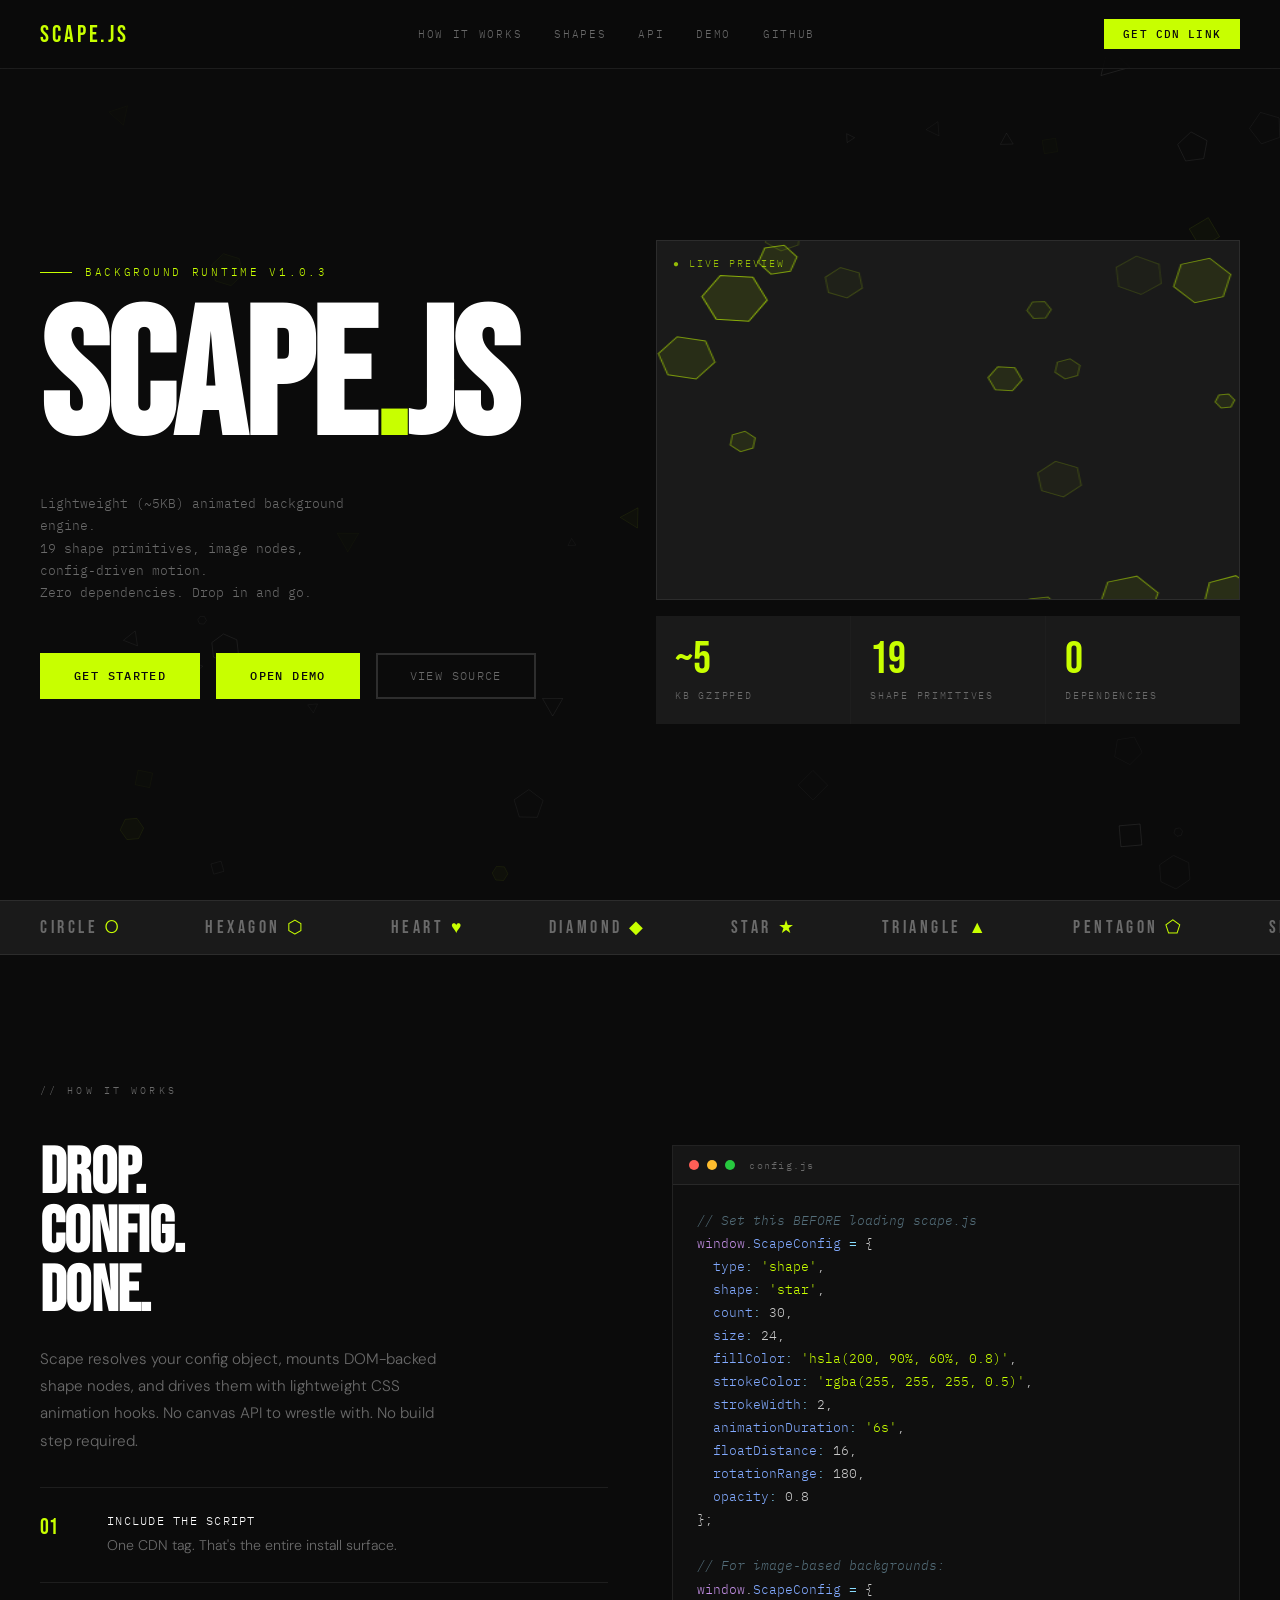
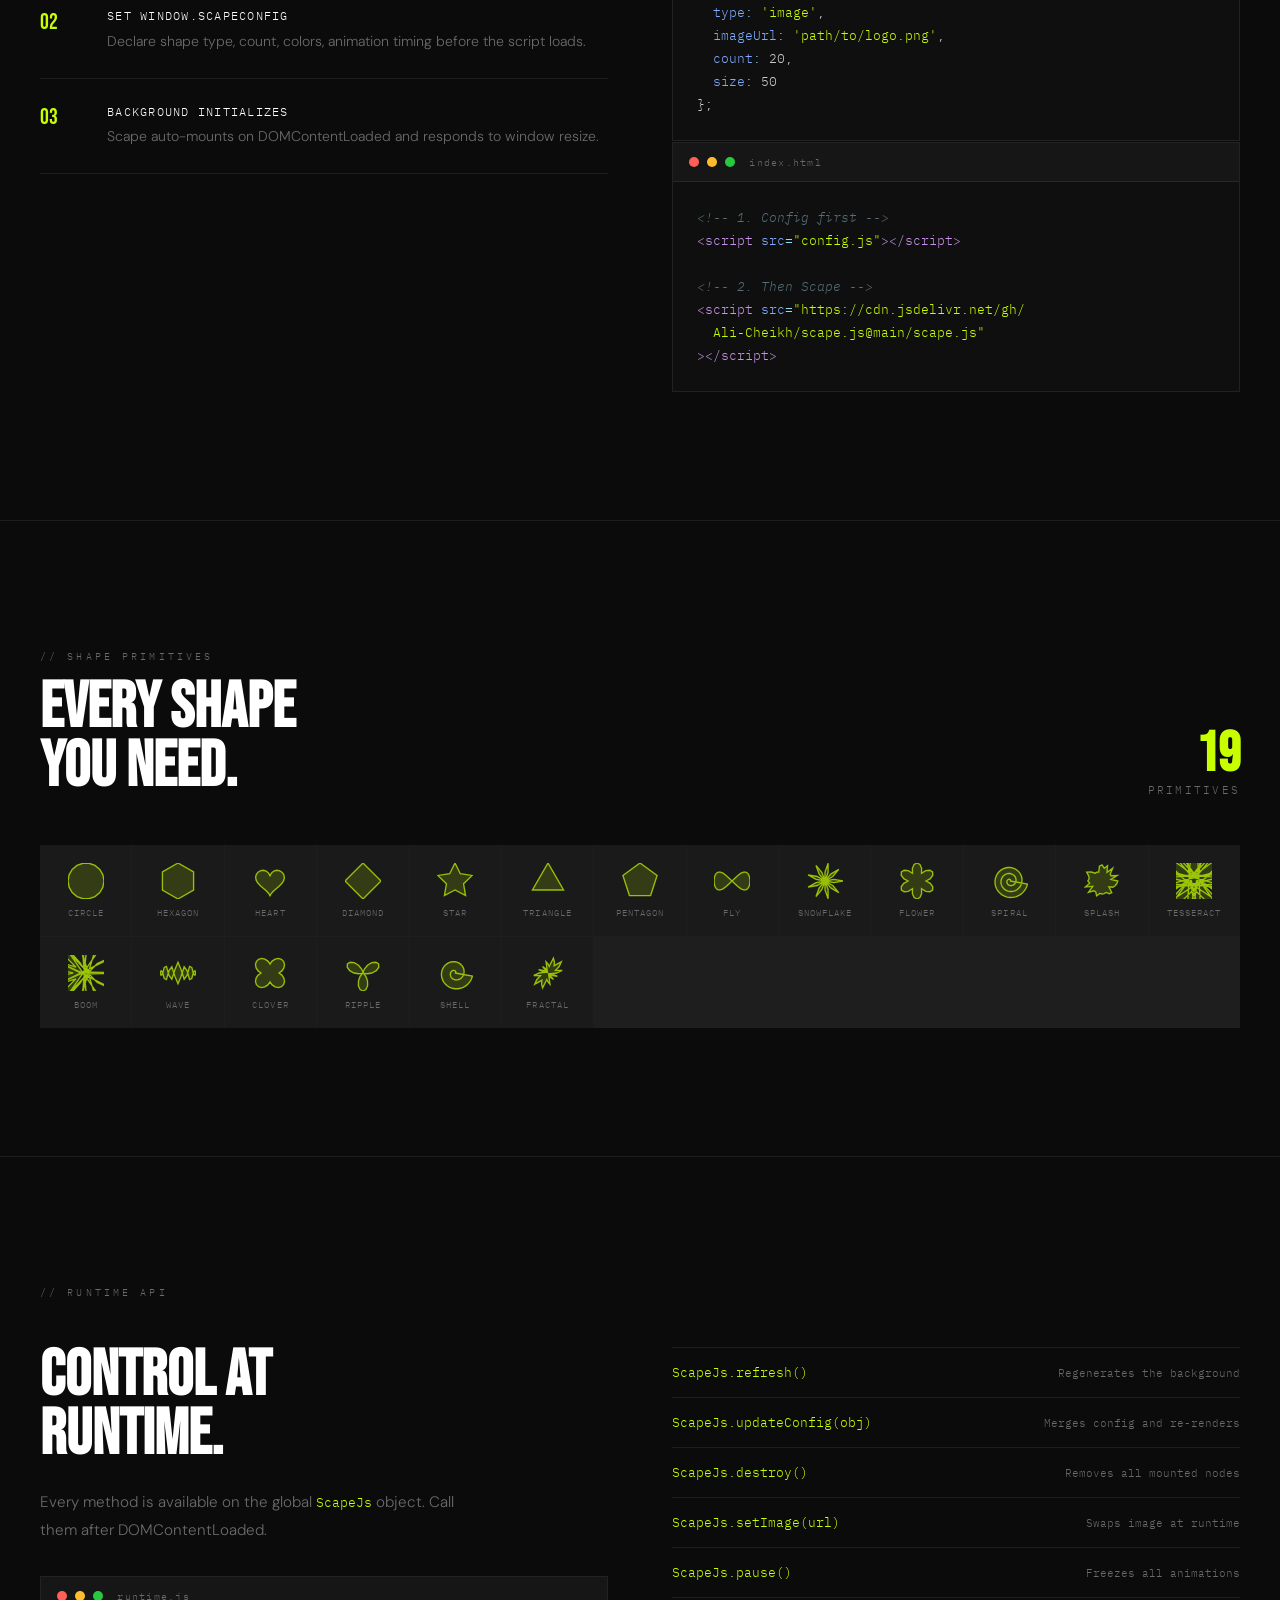
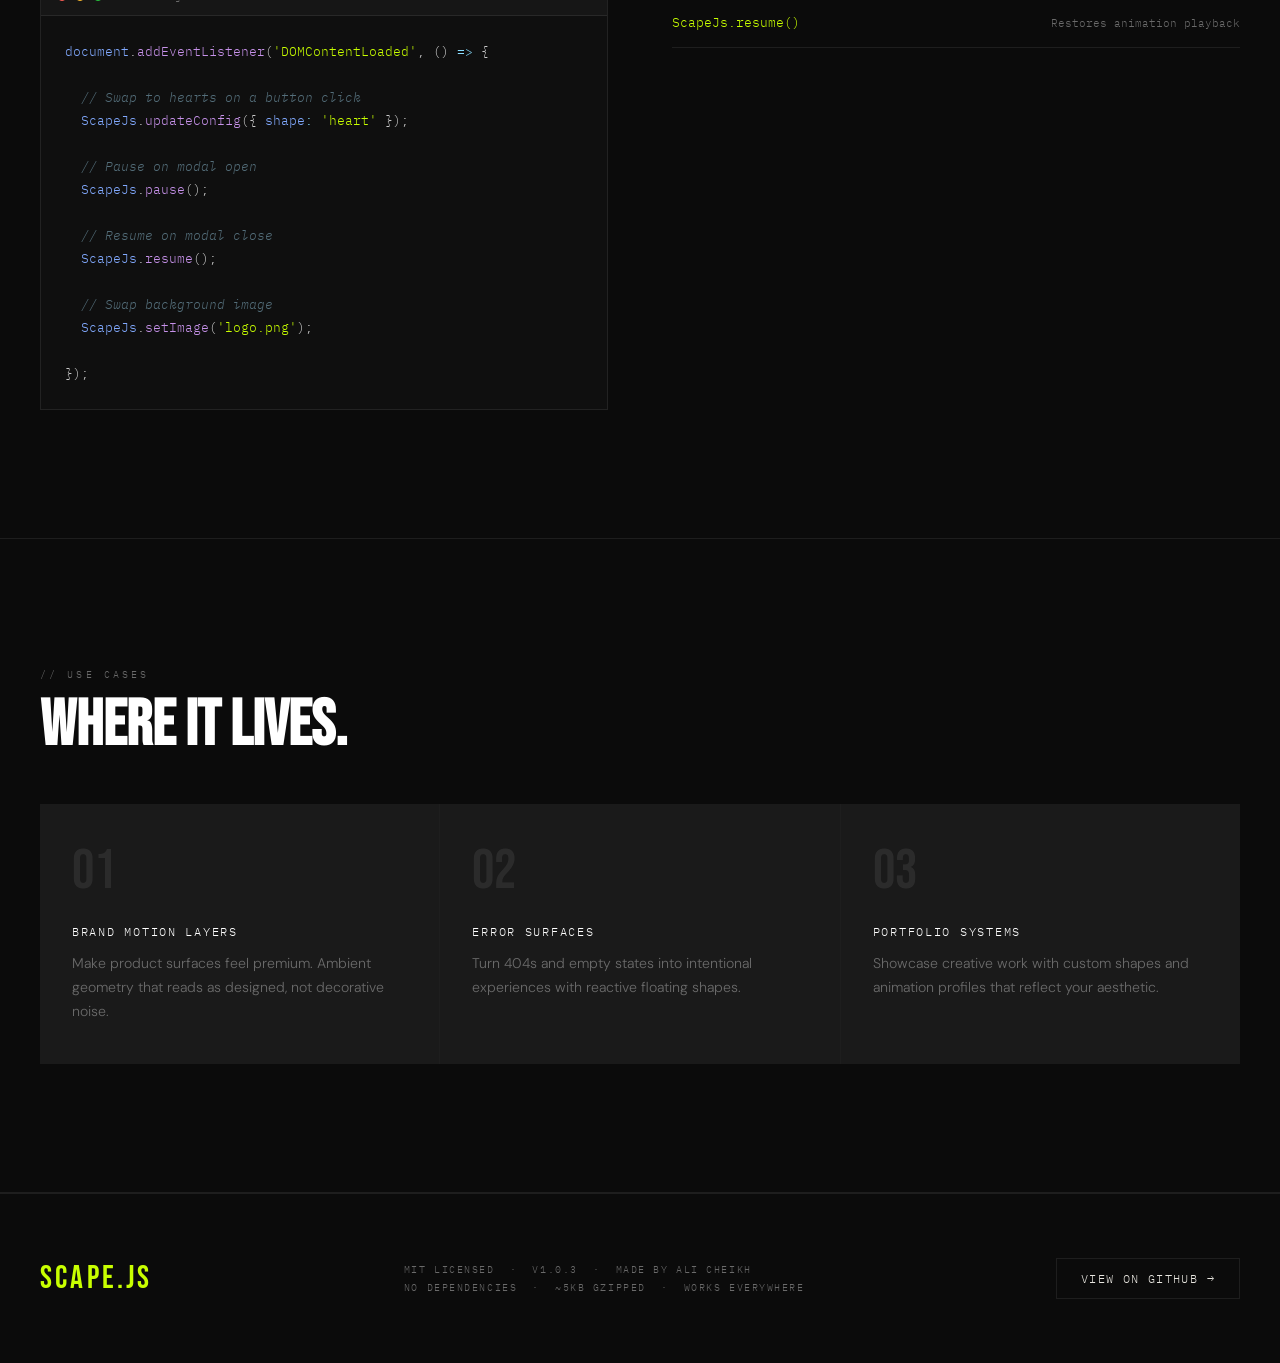
<file: index.html>
<!DOCTYPE html>
<html lang="en">

<head>
  <meta charset="UTF-8" />
  <meta name="viewport" content="width=device-width, initial-scale=1.0" />
  <title>Scape.js — Animated Background Runtime</title>
  <link rel="preconnect" href="https://fonts.googleapis.com" />
  <link
    href="https://fonts.googleapis.com/css2?family=Bebas+Neue&family=IBM+Plex+Mono:ital,wght@0,400;0,500;1,400&family=DM+Sans:wght@300;400;500&display=swap"
    rel="stylesheet" />
  <link rel="stylesheet" href="css/styles.css">
</head>

<body>

  <!-- Fixed background canvas -->
  <canvas id="bg-canvas"></canvas>

  <!-- NAV -->
  <nav>
    <div class="nav-brand">Scape.js</div>
    <div class="nav-links">
      <a href="#how">How it works</a>
      <a href="#shapes">Shapes</a>
      <a href="#api">API</a>
      <a href="demo/index.html">Demo</a>
      <a href="https://github.com/Ali-Cheikh/scape.js" target="_blank">GitHub</a>
    </div>
    <button class="mobile-nav-toggle" id="mobileNavToggle" aria-expanded="false" aria-controls="mobileNavMenu">
      Menu
    </button>
    <a href="https://cdn.jsdelivr.net/gh/Ali-Cheikh/scape.js@main/scape.js" class="nav-cta">Get CDN Link</a>
    <div class="mobile-nav" id="mobileNavMenu">
      <a href="#how">How it works</a>
      <a href="#shapes">Shapes</a>
      <a href="#api">API</a>
      <a href="demo/index.html">Demo</a>
      <a href="https://github.com/Ali-Cheikh/scape.js" target="_blank">GitHub</a>
      <a href="https://cdn.jsdelivr.net/gh/Ali-Cheikh/scape.js@main/scape.js" class="mobile-nav-cta">Get CDN Link</a>
    </div>
  </nav>

  <!-- HERO -->
  <header class="hero">
    <div class="hero-left">
      <div class="hero-eyebrow fade-up d1">Background Runtime v1.0.3</div>
      <h1 class="hero-title fade-up d2">Scape<span>.</span>js</h1>
      <p class="hero-sub fade-up d3">
        Lightweight (~5KB) animated background engine.<br />
        19 shape primitives, image nodes, config-driven motion.<br />
        Zero dependencies. Drop in and go.
      </p>
      <div class="hero-actions fade-up d4">
        <a href="#how" class="btn-primary">Get Started</a>
        <a href="demo/index.html" class="btn-primary">Open Demo</a>
        <a href="https://github.com/Ali-Cheikh/scape.js" target="_blank" class="btn-ghost">View Source</a>
      </div>
    </div>

    <div class="hero-right fade-up d3">
      <div class="live-box">
        <div class="live-box-label">● Live Preview</div>
        <canvas id="preview-canvas"></canvas>
      </div>
      <div class="stats-row">
        <div class="stat">
          <div class="stat-num">~5</div>
          <div class="stat-label">KB Gzipped</div>
        </div>
        <div class="stat">
          <div class="stat-num">19</div>
          <div class="stat-label">Shape Primitives</div>
        </div>
        <div class="stat">
          <div class="stat-num">0</div>
          <div class="stat-label">Dependencies</div>
        </div>
      </div>
    </div>
  </header>

  <!-- MARQUEE -->
  <div class="marquee-track" aria-hidden="true">
    <div class="marquee-inner">
      <span>Circle <em>○</em></span>
      <span>Hexagon <em>⬡</em></span>
      <span>Heart <em>♥</em></span>
      <span>Diamond <em>◆</em></span>
      <span>Star <em>★</em></span>
      <span>Triangle <em>▲</em></span>
      <span>Pentagon <em>⬠</em></span>
      <span>Snowflake <em>✶</em></span>
      <span>Tesseract <em>◈</em></span>
      <span>Fractal <em>◎</em></span>
      <span>Circle <em>○</em></span>
      <span>Hexagon <em>⬡</em></span>
      <span>Heart <em>♥</em></span>
      <span>Diamond <em>◆</em></span>
      <span>Star <em>★</em></span>
      <span>Triangle <em>▲</em></span>
      <span>Pentagon <em>⬠</em></span>
      <span>Snowflake <em>✶</em></span>
      <span>Tesseract <em>◈</em></span>
      <span>Fractal <em>◎</em></span>
    </div>
  </div>

  <!-- HOW IT WORKS -->
  <section class="how-section" id="how">
    <div class="section-inner">
      <div class="section-label">// How It Works</div>
      <div class="how-grid">
        <div>
          <h2 class="how-heading">Drop.<br />Config.<br />Done.</h2>
          <p class="how-desc">
            Scape resolves your config object, mounts DOM-backed shape nodes,
            and drives them with lightweight CSS animation hooks. No canvas API
            to wrestle with. No build step required.
          </p>

          <div class="steps">
            <div class="step">
              <div class="step-num">01</div>
              <div>
                <div class="step-title">Include the script</div>
                <div class="step-body">One CDN tag. That's the entire install surface.</div>
              </div>
            </div>
            <div class="step">
              <div class="step-num">02</div>
              <div>
                <div class="step-title">Set window.ScapeConfig</div>
                <div class="step-body">Declare shape type, count, colors, animation timing before the script loads.
                </div>
              </div>
            </div>
            <div class="step">
              <div class="step-num">03</div>
              <div>
                <div class="step-title">Background initializes</div>
                <div class="step-body">Scape auto-mounts on DOMContentLoaded and responds to window resize.</div>
              </div>
            </div>
          </div>
        </div>

        <div>
          <div class="code-panel">
            <div class="code-bar">
              <div class="code-dot" style="background:#ff5f56"></div>
              <div class="code-dot" style="background:#ffbd2e"></div>
              <div class="code-dot" style="background:#27c93f"></div>
              <span class="code-filename">config.js</span>
            </div>
            <div class="code-body">
              <span class="c">// Set this BEFORE loading scape.js</span><br />
              <span class="k">window</span>.<span class="n">ScapeConfig</span> <span class="p">=</span> {<br />
              &nbsp;&nbsp;<span class="n">type</span><span class="p">:</span> <span class="s">'shape'</span>,<br />
              &nbsp;&nbsp;<span class="n">shape</span><span class="p">:</span> <span class="s">'star'</span>,<br />
              &nbsp;&nbsp;<span class="n">count</span><span class="p">:</span> 30,<br />
              &nbsp;&nbsp;<span class="n">size</span><span class="p">:</span> 24,<br />
              &nbsp;&nbsp;<span class="n">fillColor</span><span class="p">:</span> <span class="s">'hsla(200, 90%, 60%,
                0.8)'</span>,<br />
              &nbsp;&nbsp;<span class="n">strokeColor</span><span class="p">:</span> <span class="s">'rgba(255, 255,
                255, 0.5)'</span>,<br />
              &nbsp;&nbsp;<span class="n">strokeWidth</span><span class="p">:</span> 2,<br />
              &nbsp;&nbsp;<span class="n">animationDuration</span><span class="p">:</span> <span
                class="s">'6s'</span>,<br />
              &nbsp;&nbsp;<span class="n">floatDistance</span><span class="p">:</span> 16,<br />
              &nbsp;&nbsp;<span class="n">rotationRange</span><span class="p">:</span> 180,<br />
              &nbsp;&nbsp;<span class="n">opacity</span><span class="p">:</span> 0.8<br />
              };<br /><br />
              <span class="c">// For image-based backgrounds:</span><br />
              <span class="k">window</span>.<span class="n">ScapeConfig</span> <span class="p">=</span> {<br />
              &nbsp;&nbsp;<span class="n">type</span><span class="p">:</span> <span class="s">'image'</span>,<br />
              &nbsp;&nbsp;<span class="n">imageUrl</span><span class="p">:</span> <span
                class="s">'path/to/logo.png'</span>,<br />
              &nbsp;&nbsp;<span class="n">count</span><span class="p">:</span> 20,<br />
              &nbsp;&nbsp;<span class="n">size</span><span class="p">:</span> 50<br />
              };
            </div>
          </div>

          <div class="code-panel" style="margin-top:1px">
            <div class="code-bar">
              <div class="code-dot" style="background:#ff5f56"></div>
              <div class="code-dot" style="background:#ffbd2e"></div>
              <div class="code-dot" style="background:#27c93f"></div>
              <span class="code-filename">index.html</span>
            </div>
            <div class="code-body">
              <span class="c">&lt;!-- 1. Config first --&gt;</span><br />
              <span class="k">&lt;script</span> <span class="n">src</span><span class="p">=</span><span
                class="s">"config.js"</span><span class="k">&gt;&lt;/script&gt;</span><br /><br />
              <span class="c">&lt;!-- 2. Then Scape --&gt;</span><br />
              <span class="k">&lt;script</span> <span class="n">src</span><span class="p">=</span><span
                class="s">"https://cdn.jsdelivr.net/gh/<br />&nbsp;&nbsp;Ali-Cheikh/scape.js@main/scape.js"</span><br />
              <span class="k">&gt;&lt;/script&gt;</span>
            </div>
          </div>
        </div>
      </div>
    </div>
  </section>

  <!-- SHAPES -->
  <section class="shapes-section" id="shapes">
    <div class="section-inner">
      <div class="shapes-header">
        <div>
          <div class="section-label">// Shape Primitives</div>
          <h2 class="shapes-heading">Every shape<br />you need.</h2>
        </div>
        <div class="shape-count-label">
          <strong>19</strong>
          Primitives
        </div>
      </div>

      <div class="shapes-grid" id="shapes-grid"></div>
    </div>
  </section>

  <!-- API -->
  <section class="api-section" id="api">
    <div class="section-inner">
      <div class="section-label">// Runtime API</div>
      <div class="api-grid">
        <div>
          <h2 class="api-heading">Control at<br />runtime.</h2>
          <p class="how-desc">
            Every method is available on the global <code
              style="color:var(--acid);font-family:'IBM Plex Mono',monospace;font-size:0.85em">ScapeJs</code> object.
            Call them after DOMContentLoaded.
          </p>
          <div class="code-panel" style="margin-top:2rem">
            <div class="code-bar">
              <div class="code-dot" style="background:#ff5f56"></div>
              <div class="code-dot" style="background:#ffbd2e"></div>
              <div class="code-dot" style="background:#27c93f"></div>
              <span class="code-filename">runtime.js</span>
            </div>
            <div class="code-body">
              <span class="n">document</span>.<span class="k">addEventListener</span>(<span
                class="s">'DOMContentLoaded'</span>, () <span class="p">=></span> {<br /><br />
              &nbsp;&nbsp;<span class="c">// Swap to hearts on a button click</span><br />
              &nbsp;&nbsp;<span class="n">ScapeJs</span>.<span class="k">updateConfig</span>({ <span
                class="n">shape</span><span class="p">:</span> <span class="s">'heart'</span> });<br /><br />
              &nbsp;&nbsp;<span class="c">// Pause on modal open</span><br />
              &nbsp;&nbsp;<span class="n">ScapeJs</span>.<span class="k">pause</span>();<br /><br />
              &nbsp;&nbsp;<span class="c">// Resume on modal close</span><br />
              &nbsp;&nbsp;<span class="n">ScapeJs</span>.<span class="k">resume</span>();<br /><br />
              &nbsp;&nbsp;<span class="c">// Swap background image</span><br />
              &nbsp;&nbsp;<span class="n">ScapeJs</span>.<span class="k">setImage</span>(<span
                class="s">'logo.png'</span>);<br /><br />
              });
            </div>
          </div>
        </div>

        <div>
          <div class="method-list">
            <div class="method-item">
              <div class="method-name">ScapeJs.refresh()</div>
              <div class="method-desc">Regenerates the background</div>
            </div>
            <div class="method-item">
              <div class="method-name">ScapeJs.updateConfig(obj)</div>
              <div class="method-desc">Merges config and re-renders</div>
            </div>
            <div class="method-item">
              <div class="method-name">ScapeJs.destroy()</div>
              <div class="method-desc">Removes all mounted nodes</div>
            </div>
            <div class="method-item">
              <div class="method-name">ScapeJs.setImage(url)</div>
              <div class="method-desc">Swaps image at runtime</div>
            </div>
            <div class="method-item">
              <div class="method-name">ScapeJs.pause()</div>
              <div class="method-desc">Freezes all animations</div>
            </div>
            <div class="method-item">
              <div class="method-name">ScapeJs.resume()</div>
              <div class="method-desc">Restores animation playback</div>
            </div>
          </div>
        </div>
      </div>
    </div>
  </section>

  <!-- USE CASES -->
  <section class="use-section">
    <div class="section-inner">
      <div class="section-label">// Use Cases</div>
      <h2 class="use-heading">Where it lives.</h2>
      <div class="use-grid">
        <div class="use-card">
          <div class="use-num">01</div>
          <div class="use-title">Brand Motion Layers</div>
          <div class="use-body">Make product surfaces feel premium. Ambient geometry that reads as designed, not
            decorative noise.</div>
        </div>
        <div class="use-card">
          <div class="use-num">02</div>
          <div class="use-title">Error Surfaces</div>
          <div class="use-body">Turn 404s and empty states into intentional experiences with reactive floating shapes.
          </div>
        </div>
        <div class="use-card">
          <div class="use-num">03</div>
          <div class="use-title">Portfolio Systems</div>
          <div class="use-body">Showcase creative work with custom shapes and animation profiles that reflect your
            aesthetic.</div>
        </div>
      </div>
    </div>
  </section>

  <!-- FOOTER -->
  <footer>
    <div class="footer-brand">Scape.js</div>
    <div class="footer-meta">
      MIT Licensed &nbsp;·&nbsp; v1.0.3 &nbsp;·&nbsp; Made by <a href="https://github.com/Ali-Cheikh"
        target="_blank">Ali Cheikh</a><br />
      No dependencies &nbsp;·&nbsp; ~5KB gzipped &nbsp;·&nbsp; Works everywhere
    </div>
    <div class="footer-cta">
      <a href="https://github.com/Ali-Cheikh/scape.js" target="_blank">View on GitHub →</a>
    </div>
  </footer>

  <!-- Load modular scripts -->
  <script src="js/shapes.js"></script>
  <script src="js/canvas.js"></script>
  <script>
    // Initialize all components on DOMContentLoaded
    document.addEventListener('DOMContentLoaded', () => {
      // Initialize canvas animations
      CanvasAnimations.init();
      
      // Render shapes grid
      ShapeRenderer.renderGrid('shapes-grid');

      // Mobile nav toggle
      const nav = document.querySelector('nav');
      const mobileToggle = document.getElementById('mobileNavToggle');
      const mobileMenu = document.getElementById('mobileNavMenu');

      if (nav && mobileToggle && mobileMenu) {
        mobileToggle.addEventListener('click', () => {
          const isOpen = nav.classList.toggle('nav-open');
          mobileToggle.setAttribute('aria-expanded', String(isOpen));
        });

        mobileMenu.querySelectorAll('a').forEach((link) => {
          link.addEventListener('click', () => {
            nav.classList.remove('nav-open');
            mobileToggle.setAttribute('aria-expanded', 'false');
          });
        });

        window.addEventListener('resize', () => {
          if (window.innerWidth > 900) {
            nav.classList.remove('nav-open');
            mobileToggle.setAttribute('aria-expanded', 'false');
          }
        });
      }
    });
  </script>
</body>

</html>
</file>
<file: css/styles.css>
:root {
    --acid: #c8ff00;
    --ink: #0b0b0b;
    --paper: #f4f1eb;
    --dim: #1a1a1a;
    --mid: #2e2e2e;
    --muted: #6a6a6a;
    --border: rgba(255,255,255,0.08);
  }

  *, *::before, *::after { box-sizing: border-box; margin: 0; padding: 0; }

  html { scroll-behavior: smooth; }

  body {
    background: var(--ink);
    color: #e8e6e0;
    font-family: 'DM Sans', sans-serif;
    font-weight: 300;
    overflow-x: hidden;
    cursor: crosshair;
  }

  a { color: inherit; text-decoration: none; }

  /* ── CANVAS LAYER ── */
  #bg-canvas {
    position: fixed;
    inset: 0;
    pointer-events: none;
    z-index: 0;
  }

  /* ── NAV ── */
  nav {
    position: fixed;
    top: 0; left: 0; right: 0;
    z-index: 100;
    display: flex;
    align-items: center;
    justify-content: space-between;
    padding: 1.2rem 2.5rem;
    border-bottom: 1px solid var(--border);
    backdrop-filter: blur(12px);
    background: rgba(11,11,11,0.7);
  }
  .nav-brand {
    font-family: 'Bebas Neue', sans-serif;
    font-size: 1.5rem;
    letter-spacing: 0.12em;
    color: var(--acid);
  }
  .nav-links { display: flex; gap: 2rem; }
  .nav-links a {
    font-family: 'IBM Plex Mono', monospace;
    font-size: 0.7rem;
    letter-spacing: 0.15em;
    text-transform: uppercase;
    color: var(--muted);
    transition: color 0.2s;
  }
  .nav-links a:hover { color: var(--acid); }
  .nav-cta {
    font-family: 'IBM Plex Mono', monospace;
    font-size: 0.7rem;
    letter-spacing: 0.1em;
    text-transform: uppercase;
    background: var(--acid);
    color: var(--ink);
    padding: 0.5rem 1.2rem;
    border: none;
    cursor: pointer;
    font-weight: 500;
    transition: opacity 0.2s;
  }
  .nav-cta:hover { opacity: 0.85; }

  .mobile-nav-toggle {
    display: none;
    font-family: 'IBM Plex Mono', monospace;
    font-size: 0.64rem;
    letter-spacing: 0.12em;
    text-transform: uppercase;
    color: var(--muted);
    border: 1px solid var(--border);
    background: transparent;
    padding: 0.42rem 0.72rem;
    cursor: pointer;
  }

  .mobile-nav {
    position: absolute;
    top: calc(100% + 1px);
    left: 1.2rem;
    right: 1.2rem;
    display: none;
    flex-direction: column;
    background: rgba(11,11,11,0.96);
    border: 1px solid var(--border);
    padding: 0.6rem;
    gap: 0.35rem;
  }

  .mobile-nav a {
    font-family: 'IBM Plex Mono', monospace;
    font-size: 0.64rem;
    letter-spacing: 0.12em;
    text-transform: uppercase;
    color: var(--muted);
    border: 1px solid transparent;
    padding: 0.56rem 0.62rem;
  }

  .mobile-nav a:hover {
    color: #fff;
    border-color: var(--border);
  }

  .mobile-nav-cta {
    color: var(--acid) !important;
    border-color: rgba(200,255,0,0.35) !important;
  }

  nav.nav-open .mobile-nav {
    display: flex;
  }

  /* ── HERO ── */
  .hero {
    position: relative;
    z-index: 1;
    min-height: 100svh;
    display: grid;
    grid-template-columns: 1fr 1fr;
    align-items: center;
    padding: 8rem 2.5rem 4rem;
    gap: 2rem;
  }

  .hero-left { position: relative; }

  .hero-eyebrow {
    font-family: 'IBM Plex Mono', monospace;
    font-size: 0.68rem;
    letter-spacing: 0.25em;
    text-transform: uppercase;
    color: var(--acid);
    margin-bottom: 1.5rem;
    display: flex;
    align-items: center;
    gap: 0.8rem;
  }
  .hero-eyebrow::before {
    content: '';
    display: block;
    width: 32px;
    height: 1px;
    background: var(--acid);
  }

  .hero-title {
    font-family: 'Bebas Neue', sans-serif;
    font-size: clamp(6rem, 14vw, 13rem);
    line-height: 0.88;
    letter-spacing: -0.01em;
    color: #ffffff;
    margin-bottom: 0.15em;
  }
  .hero-title span { color: var(--acid); }

  .hero-sub {
    font-family: 'IBM Plex Mono', monospace;
    font-size: 0.82rem;
    line-height: 1.7;
    color: var(--muted);
    max-width: 38ch;
    margin-top: 2rem;
    margin-bottom: 3rem;
  }

  .hero-actions { display: flex; gap: 1rem; align-items: center; }
  .btn-primary {
    font-family: 'IBM Plex Mono', monospace;
    font-size: 0.72rem;
    letter-spacing: 0.12em;
    text-transform: uppercase;
    background: var(--acid);
    color: var(--ink);
    padding: 0.85rem 2rem;
    border: 2px solid var(--acid);
    cursor: pointer;
    font-weight: 500;
    transition: all 0.2s;
    display: inline-block;
  }
  .btn-primary:hover { background: transparent; color: var(--acid); }
  .btn-ghost {
    font-family: 'IBM Plex Mono', monospace;
    font-size: 0.72rem;
    letter-spacing: 0.12em;
    text-transform: uppercase;
    background: transparent;
    color: var(--muted);
    padding: 0.85rem 2rem;
    border: 2px solid var(--mid);
    cursor: pointer;
    transition: all 0.2s;
    display: inline-block;
  }
  .btn-ghost:hover { border-color: #fff; color: #fff; }

  .hero-right {
    position: relative;
    display: flex;
    flex-direction: column;
    gap: 1rem;
  }

  /* live preview box */
  .live-box {
    position: relative;
    height: 360px;
    border: 1px solid var(--border);
    overflow: hidden;
    background: var(--dim);
  }
  .live-box-label {
    position: absolute;
    top: 1rem; left: 1rem;
    font-family: 'IBM Plex Mono', monospace;
    font-size: 0.62rem;
    letter-spacing: 0.2em;
    text-transform: uppercase;
    color: var(--acid);
    opacity: 0.7;
    z-index: 2;
  }
  #preview-canvas { width: 100%; height: 100%; display: block; }

  .stats-row {
    display: grid;
    grid-template-columns: repeat(3, 1fr);
    gap: 1px;
    background: var(--border);
  }
  .stat {
    background: var(--dim);
    padding: 1.4rem 1.2rem;
    border: none;
  }
  .stat-num {
    font-family: 'Bebas Neue', sans-serif;
    font-size: 2.8rem;
    line-height: 1;
    color: var(--acid);
  }
  .stat-label {
    font-family: 'IBM Plex Mono', monospace;
    font-size: 0.6rem;
    letter-spacing: 0.18em;
    text-transform: uppercase;
    color: var(--muted);
    margin-top: 0.4rem;
  }

  /* ── SECTION COMMON ── */
  section {
    position: relative;
    z-index: 1;
  }

  .section-inner {
    max-width: 1280px;
    margin: 0 auto;
    padding: 0 2.5rem;
  }

  .section-label {
    font-family: 'IBM Plex Mono', monospace;
    font-size: 0.65rem;
    letter-spacing: 0.3em;
    text-transform: uppercase;
    color: var(--muted);
    margin-bottom: 1rem;
  }

  /* ── MARQUEE ── */
  .marquee-track {
    border-top: 1px solid var(--border);
    border-bottom: 1px solid var(--border);
    overflow: hidden;
    padding: 1rem 0;
    background: var(--dim);
    white-space: nowrap;
  }
  .marquee-inner {
    display: inline-block;
    animation: marquee 22s linear infinite;
  }
  .marquee-inner span {
    font-family: 'Bebas Neue', sans-serif;
    font-size: 1.1rem;
    letter-spacing: 0.2em;
    color: var(--muted);
    padding: 0 2.5rem;
  }
  .marquee-inner span em {
    color: var(--acid);
    font-style: normal;
  }
  @keyframes marquee {
    0% { transform: translateX(0); }
    100% { transform: translateX(-50%); }
  }

  /* ── HOW IT WORKS ── */
  .how-section {
    padding: 8rem 0;
    border-bottom: 1px solid var(--border);
  }
  .how-grid {
    display: grid;
    grid-template-columns: 1fr 1fr;
    gap: 4rem;
    align-items: start;
    margin-top: 3rem;
  }
  .how-heading {
    font-family: 'Bebas Neue', sans-serif;
    font-size: clamp(3rem, 5vw, 5.5rem);
    line-height: 0.92;
    letter-spacing: -0.01em;
    color: #fff;
    margin-bottom: 1.5rem;
  }
  .how-desc {
    color: var(--muted);
    font-size: 0.95rem;
    line-height: 1.8;
    max-width: 42ch;
    margin-bottom: 2rem;
  }

  .steps { display: flex; flex-direction: column; gap: 0; }
  .step {
    display: grid;
    grid-template-columns: 3rem 1fr;
    gap: 1.2rem;
    align-items: start;
    padding: 1.5rem 0;
    border-top: 1px solid var(--border);
  }
  .step:last-child { border-bottom: 1px solid var(--border); }
  .step-num {
    font-family: 'Bebas Neue', sans-serif;
    font-size: 1.4rem;
    color: var(--acid);
    padding-top: 0.1rem;
  }
  .step-title {
    font-family: 'IBM Plex Mono', monospace;
    font-size: 0.78rem;
    letter-spacing: 0.1em;
    text-transform: uppercase;
    color: #fff;
    margin-bottom: 0.4rem;
  }
  .step-body {
    font-size: 0.88rem;
    color: var(--muted);
    line-height: 1.7;
  }

  /* ── CODE BLOCK ── */
  .code-panel {
    background: #0f0f0f;
    border: 1px solid var(--border);
    overflow: hidden;
  }
  .code-bar {
    display: flex;
    align-items: center;
    gap: 0.5rem;
    padding: 0.75rem 1rem;
    border-bottom: 1px solid var(--border);
    background: #161616;
  }
  .code-dot {
    width: 10px; height: 10px;
    border-radius: 50%;
  }
  .code-filename {
    font-family: 'IBM Plex Mono', monospace;
    font-size: 0.65rem;
    letter-spacing: 0.12em;
    color: var(--muted);
    margin-left: 0.4rem;
  }
  .code-body {
    padding: 1.5rem;
    font-family: 'IBM Plex Mono', monospace;
    font-size: 0.8rem;
    line-height: 1.8;
    color: #c9c9c9;
    overflow-x: auto;
  }
  .code-body .k { color: #c792ea; }
  .code-body .s { color: #c8ff00; }
  .code-body .n { color: #82aaff; }
  .code-body .c { color: #546e7a; font-style: italic; }
  .code-body .p { color: #89ddff; }

  /* ── SHAPES SHOWCASE ── */
  .shapes-section {
    padding: 8rem 0;
    border-bottom: 1px solid var(--border);
  }
  .shapes-header {
    display: flex;
    justify-content: space-between;
    align-items: flex-end;
    margin-bottom: 3rem;
  }
  .shapes-heading {
    font-family: 'Bebas Neue', sans-serif;
    font-size: clamp(3rem, 5vw, 5.5rem);
    line-height: 0.92;
    color: #fff;
  }
  .shape-count-label {
    font-family: 'IBM Plex Mono', monospace;
    font-size: 0.7rem;
    letter-spacing: 0.2em;
    color: var(--muted);
    text-transform: uppercase;
    text-align: right;
  }
  .shape-count-label strong {
    display: block;
    font-family: 'Bebas Neue', sans-serif;
    font-size: 3.5rem;
    color: var(--acid);
    letter-spacing: 0;
    line-height: 1;
  }

  .shapes-grid {
    display: grid;
    grid-template-columns: repeat(auto-fill, minmax(90px, 1fr));
    gap: 1px;
    background: var(--border);
  }
  .shape-tile {
    background: var(--dim);
    aspect-ratio: 1;
    display: flex;
    flex-direction: column;
    align-items: center;
    justify-content: center;
    gap: 0.5rem;
    cursor: pointer;
    transition: background 0.2s;
  }
  .shape-tile:hover { background: var(--mid); }
  .shape-tile svg { width: 36px; height: 36px; }
  .shape-tile .tile-name {
    font-family: 'IBM Plex Mono', monospace;
    font-size: 0.55rem;
    letter-spacing: 0.12em;
    text-transform: uppercase;
    color: var(--muted);
  }
  .shape-tile:hover .tile-name { color: var(--acid); }

  /* ── API SECTION ── */
  .api-section {
    padding: 8rem 0;
    border-bottom: 1px solid var(--border);
  }
  .api-grid {
    display: grid;
    grid-template-columns: 1fr 1fr;
    gap: 4rem;
    margin-top: 3rem;
  }
  .api-heading {
    font-family: 'Bebas Neue', sans-serif;
    font-size: clamp(3rem, 5vw, 5.5rem);
    line-height: 0.92;
    color: #fff;
    margin-bottom: 1.5rem;
  }
  .method-list { display: flex; flex-direction: column; }
  .method-item {
    display: flex;
    justify-content: space-between;
    align-items: center;
    padding: 1rem 0;
    border-top: 1px solid var(--border);
    gap: 1rem;
  }
  .method-item:last-child { border-bottom: 1px solid var(--border); }
  .method-name {
    font-family: 'IBM Plex Mono', monospace;
    font-size: 0.82rem;
    color: var(--acid);
  }
  .method-desc {
    font-family: 'IBM Plex Mono', monospace;
    font-size: 0.7rem;
    color: var(--muted);
    text-align: right;
  }

  /* ── USE CASES ── */
  .use-section { padding: 8rem 0; border-bottom: 1px solid var(--border); }
  .use-heading {
    font-family: 'Bebas Neue', sans-serif;
    font-size: clamp(3rem, 5vw, 5.5rem);
    line-height: 0.92;
    color: #fff;
    margin-bottom: 3rem;
  }
  .use-grid {
    display: grid;
    grid-template-columns: repeat(3, 1fr);
    gap: 1px;
    background: var(--border);
  }
  .use-card {
    background: var(--dim);
    padding: 2.5rem 2rem;
    transition: background 0.25s;
  }
  .use-card:hover { background: var(--mid); }
  .use-num {
    font-family: 'Bebas Neue', sans-serif;
    font-size: 3.5rem;
    color: var(--border);
    line-height: 1;
    margin-bottom: 1.5rem;
    transition: color 0.25s;
  }
  .use-card:hover .use-num { color: var(--acid); }
  .use-title {
    font-family: 'IBM Plex Mono', monospace;
    font-size: 0.72rem;
    letter-spacing: 0.15em;
    text-transform: uppercase;
    color: #fff;
    margin-bottom: 0.8rem;
  }
  .use-body { font-size: 0.88rem; color: var(--muted); line-height: 1.7; }

  /* ── FOOTER ── */
  footer {
    position: relative;
    z-index: 1;
    padding: 4rem 2.5rem;
    border-top: 1px solid var(--border);
    display: flex;
    justify-content: space-between;
    align-items: center;
    flex-wrap: wrap;
    gap: 2rem;
  }
  .footer-brand {
    font-family: 'Bebas Neue', sans-serif;
    font-size: 2rem;
    color: var(--acid);
    letter-spacing: 0.1em;
  }
  .footer-meta {
    font-family: 'IBM Plex Mono', monospace;
    font-size: 0.65rem;
    letter-spacing: 0.15em;
    text-transform: uppercase;
    color: var(--muted);
    line-height: 1.8;
  }
  .footer-meta a:hover { color: var(--acid); }
  .footer-cta a {
    font-family: 'IBM Plex Mono', monospace;
    font-size: 0.72rem;
    letter-spacing: 0.12em;
    text-transform: uppercase;
    border: 1px solid var(--border);
    padding: 0.75rem 1.5rem;
    transition: all 0.2s;
    display: inline-block;
  }
  .footer-cta a:hover { border-color: var(--acid); color: var(--acid); }

  /* ── ANIMATIONS ── */
  @keyframes float-shape {
    0%, 100% { transform: translateY(0px) rotate(0deg); }
    50% { transform: translateY(-20px) rotate(8deg); }
  }
  .float { animation: float-shape 5s ease-in-out infinite; }

  @keyframes fade-up {
    from { opacity: 0; transform: translateY(32px); }
    to { opacity: 1; transform: translateY(0); }
  }
  .fade-up { animation: fade-up 0.7s ease forwards; opacity: 0; }
  .d1 { animation-delay: 0.1s; }
  .d2 { animation-delay: 0.25s; }
  .d3 { animation-delay: 0.4s; }
  .d4 { animation-delay: 0.55s; }
  .d5 { animation-delay: 0.7s; }

  /* ── RESPONSIVE ── */
  @media (max-width: 1200px) {
    nav,
    .section-inner,
    footer {
      padding-left: 1.5rem;
      padding-right: 1.5rem;
    }

    .hero {
      padding: 7.5rem 1.5rem 3.5rem;
      gap: 1.5rem;
    }

    .how-grid,
    .api-grid {
      gap: 2.25rem;
    }
  }

  @media (max-width: 900px) {
    body {
      cursor: default;
    }

    nav {
      padding-top: 0.9rem;
      padding-bottom: 0.9rem;
    }

    .nav-links {
      display: none;
    }

    .mobile-nav-toggle {
      display: inline-flex;
      align-items: center;
      justify-content: center;
      margin-left: auto;
      margin-right: 0.6rem;
    }

    .nav-cta {
      font-size: 0.62rem;
      padding: 0.45rem 0.8rem;
    }

    .hero {
      grid-template-columns: 1fr;
      min-height: auto;
      padding-top: 6.5rem;
      gap: 1rem;
    }

    .hero-right {
      display: none;
    }

    .hero-sub {
      margin-top: 1.2rem;
      margin-bottom: 1.8rem;
    }

    .hero-actions {
      flex-wrap: wrap;
      gap: 0.75rem;
    }

    .hero-actions .btn-primary,
    .hero-actions .btn-ghost {
      width: 100%;
      text-align: center;
      padding: 0.75rem 1rem;
    }

    .marquee-track {
      padding: 0.75rem 0;
    }

    .marquee-inner span {
      font-size: 0.92rem;
      padding: 0 1.2rem;
      letter-spacing: 0.14em;
    }

    .how-section,
    .shapes-section,
    .api-section,
    .use-section {
      padding: 5rem 0;
    }

    .how-grid,
    .api-grid,
    .use-grid {
      grid-template-columns: 1fr;
    }

    .shapes-header {
      flex-direction: column;
      align-items: flex-start;
      gap: 1rem;
    }

    .method-item {
      flex-direction: column;
      align-items: flex-start;
    }

    .method-desc {
      text-align: left;
    }

    .use-card {
      padding: 1.8rem 1.4rem;
    }

    footer {
      flex-direction: column;
      align-items: flex-start;
      padding-top: 2.6rem;
      padding-bottom: 2.6rem;
      gap: 1rem;
    }
  }

  @media (max-width: 640px) {
    nav,
    .section-inner,
    footer {
      padding-left: 1rem;
      padding-right: 1rem;
    }

    .nav-brand {
      font-size: 1.25rem;
    }

    .nav-cta {
      display: none;
    }

    .mobile-nav {
      left: 1rem;
      right: 1rem;
      padding: 0.48rem;
    }

    .hero {
      padding-top: 5.8rem;
      padding-bottom: 2.4rem;
    }

    .hero-title {
      font-size: clamp(4rem, 23vw, 6.2rem);
    }

    .hero-sub {
      font-size: 0.74rem;
      line-height: 1.6;
      max-width: 100%;
    }

    .code-body {
      padding: 1rem;
      font-size: 0.72rem;
      line-height: 1.65;
    }

    .shape-count-label strong {
      font-size: 2.6rem;
    }

    .shapes-grid {
      grid-template-columns: repeat(3, minmax(0, 1fr));
    }

    .footer-meta {
      letter-spacing: 0.08em;
      font-size: 0.6rem;
      line-height: 1.6;
    }
  }
</file>
